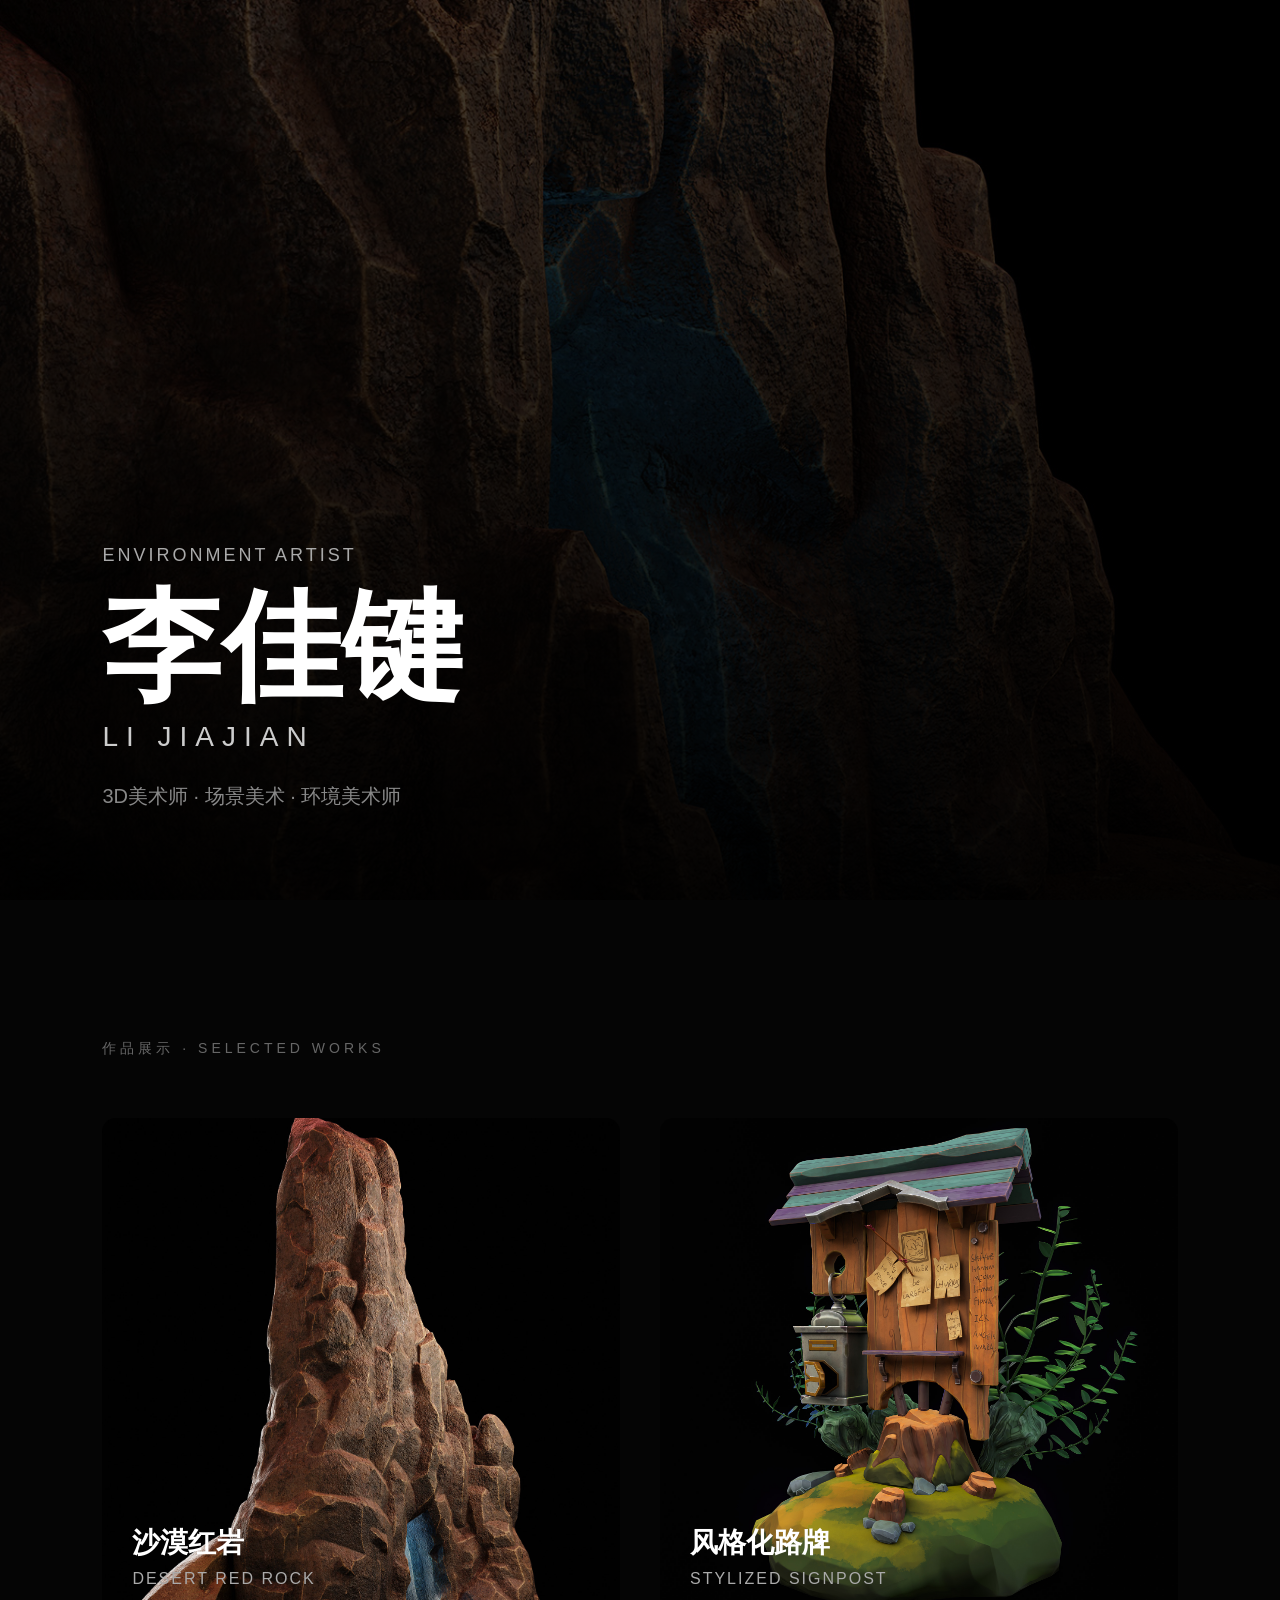
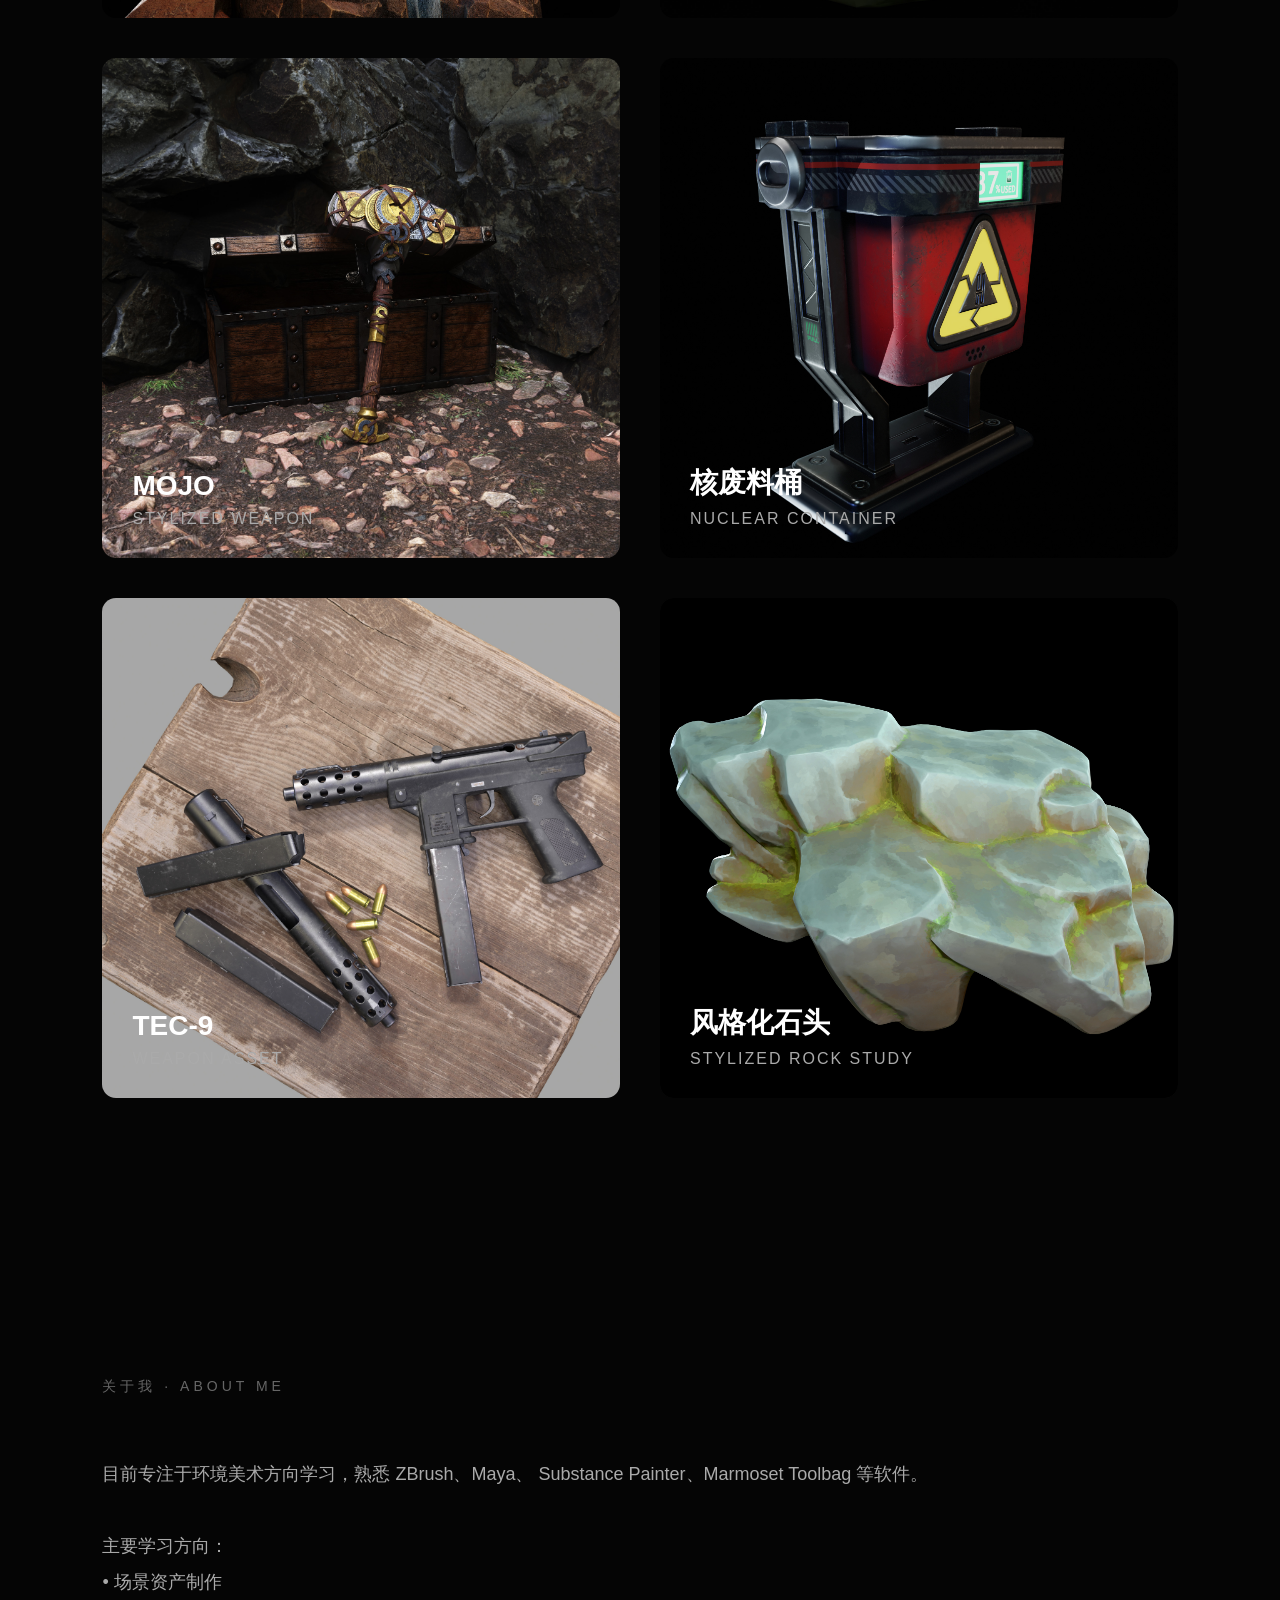
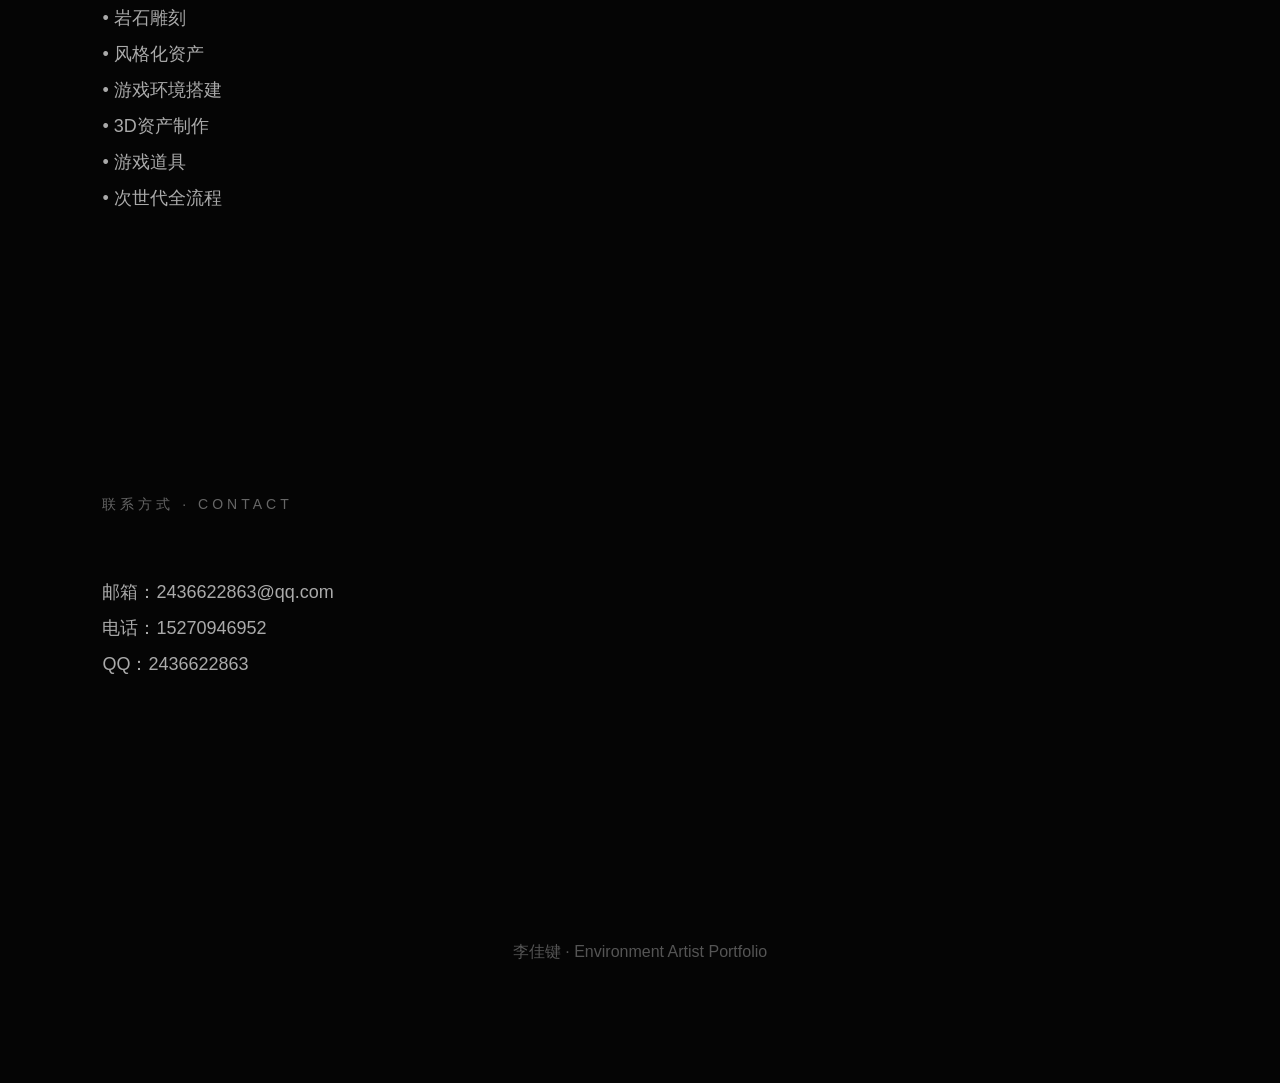
<file: index.html>
<!DOCTYPE html>
<html lang="zh-CN">

<head>
<meta charset="UTF-8">
<meta name="viewport" content="width=device-width, initial-scale=1.0">

<title>李佳键 | 3D美术作品集</title>

<link rel="stylesheet" href="style.css">

</head>

<body>

<section class="hero">

<div class="hero-overlay"></div>

<img src="images/desert-red-rock/05.jpg" alt="Hero">

<div class="hero-content">

<p class="subtitle">
ENVIRONMENT ARTIST
</p>

<h1>
李佳键
</h1>

<div class="english-name">
LI JIAJIAN
</div>

<div class="job-title">
3D美术师 · 场景美术 · 环境美术师
</div>

</div>

</section>

<section class="works">

<div class="section-title">
<p>作品展示 · SELECTED WORKS</p>
</div>

<div class="work-grid">

<a href="projects/desert-red-rock.html" class="work-card">

<img src="images/desert-red-rock/01.jpg">

<div class="card-info">

<h2>沙漠红岩</h2>

<p>DESERT RED ROCK</p>

</div>

</a>

<a href="projects/stylized-signpost.html" class="work-card">

<img src="images/stylized-signpost/01.jpg">

<div class="card-info">

<h2>风格化路牌</h2>

<p>STYLIZED SIGNPOST</p>

</div>

</a>

<a href="projects/mojo.html" class="work-card">

<img src="images/mojo/01.jpg">

<div class="card-info">

<h2>MOJO</h2>

<p>STYLIZED WEAPON</p>

</div>

</a>

<a href="projects/nuclear-container.html" class="work-card">

<img src="images/nuclear-container/01.jpg">

<div class="card-info">

<h2>核废料桶</h2>

<p>NUCLEAR CONTAINER</p>

</div>

</a>

<a href="projects/tec9.html" class="work-card">

<img src="images/tec9/03.jpg">

<div class="card-info">

<h2>TEC-9</h2>

<p>WEAPON ASSET</p>

</div>

</a>

<a href="projects/stylized-rock.html" class="work-card">

<img src="images/stylized-rock/01.jpg">

<div class="card-info">

<h2>风格化石头</h2>

<p>STYLIZED ROCK STUDY</p>

</div>

</a>

</div>

</section>

<section class="works">

<div class="section-title">
<p>关于我 · ABOUT ME</p>
</div>

<div class="about-content">

<p>
目前专注于环境美术方向学习，熟悉 ZBrush、Maya、
Substance Painter、Marmoset Toolbag 等软件。
</p>

<br>

<p>
主要学习方向：
</p>

<p>• 场景资产制作</p>
<p>• 岩石雕刻</p>
<p>• 风格化资产</p>
<p>• 游戏环境搭建</p>
<p>• 3D资产制作</p>
<p>• 游戏道具</p>
<p>• 次世代全流程</p>

</div>

</section>

<section class="works">

<div class="section-title">
<p>联系方式 · CONTACT</p>
</div>

<div class="about-content">

<p>邮箱：2436622863@qq.com</p>

<p>电话：15270946952</p>

<p>QQ：2436622863</p>

</div>

</section>

<footer>

<p>
李佳键 · Environment Artist Portfolio
</p>

</footer>

</body>

</html>
</file>
<file: style.css>
*{
margin:0;
padding:0;
box-sizing:border-box;
}

body{
background:#050505;
color:white;
font-family:Arial,Helvetica,sans-serif;
overflow-x:hidden;
}

a{
text-decoration:none;
color:white;
}

img{
display:block;
width:100%;
}

.hero{
height:100vh;
position:relative;
overflow:hidden;
}

.hero img{
width:100%;
height:100%;
object-fit:cover;
filter:brightness(40%);
}

.hero-overlay{
position:absolute;
inset:0;
background:linear-gradient(
to top,
rgba(0,0,0,0.9),
rgba(0,0,0,0.2)
);
z-index:1;
}

.hero-content{
position:absolute;
left:8%;
bottom:10%;
z-index:2;
}

.subtitle{
font-size:18px;
color:#aaaaaa;
letter-spacing:3px;
margin-bottom:20px;
}

.hero h1{
font-size:120px;
font-weight:900;
line-height:1;
}

.english-name{
font-size:28px;
color:#cccccc;
letter-spacing:8px;
margin-top:15px;
}

.job-title{
margin-top:30px;
font-size:20px;
color:#888;
}

.works{
padding:140px 8%;
}

.section-title{
margin-bottom:60px;
}

.section-title p{
color:#666;
letter-spacing:4px;
font-size:14px;
}

.work-grid{
display:grid;
grid-template-columns:repeat(2,1fr);
gap:40px;
}

.work-card{
position:relative;
overflow:hidden;
border-radius:14px;
background:#111;
transition:.3s;
}

.work-card:hover{
transform:translateY(-5px);
}

.work-card img{
height:500px;
object-fit:cover;
transition:.5s;
}

.work-card:hover img{
transform:scale(1.05);
}

.card-info{
position:absolute;
left:30px;
bottom:30px;
}

.card-info h2{
font-size:28px;
margin-bottom:8px;
}

.card-info p{
color:#aaa;
letter-spacing:2px;
}

.about-content{
max-width:900px;
color:#aaa;
line-height:2;
font-size:18px;
}

footer{
padding:120px 0;
text-align:center;
}

footer p{
color:#555;
}

@media(max-width:900px){

.hero h1{
font-size:70px;
}

.english-name{
font-size:18px;
}

.work-grid{
grid-template-columns:1fr;
}

.work-card img{
height:350px;
}

}
</file>
